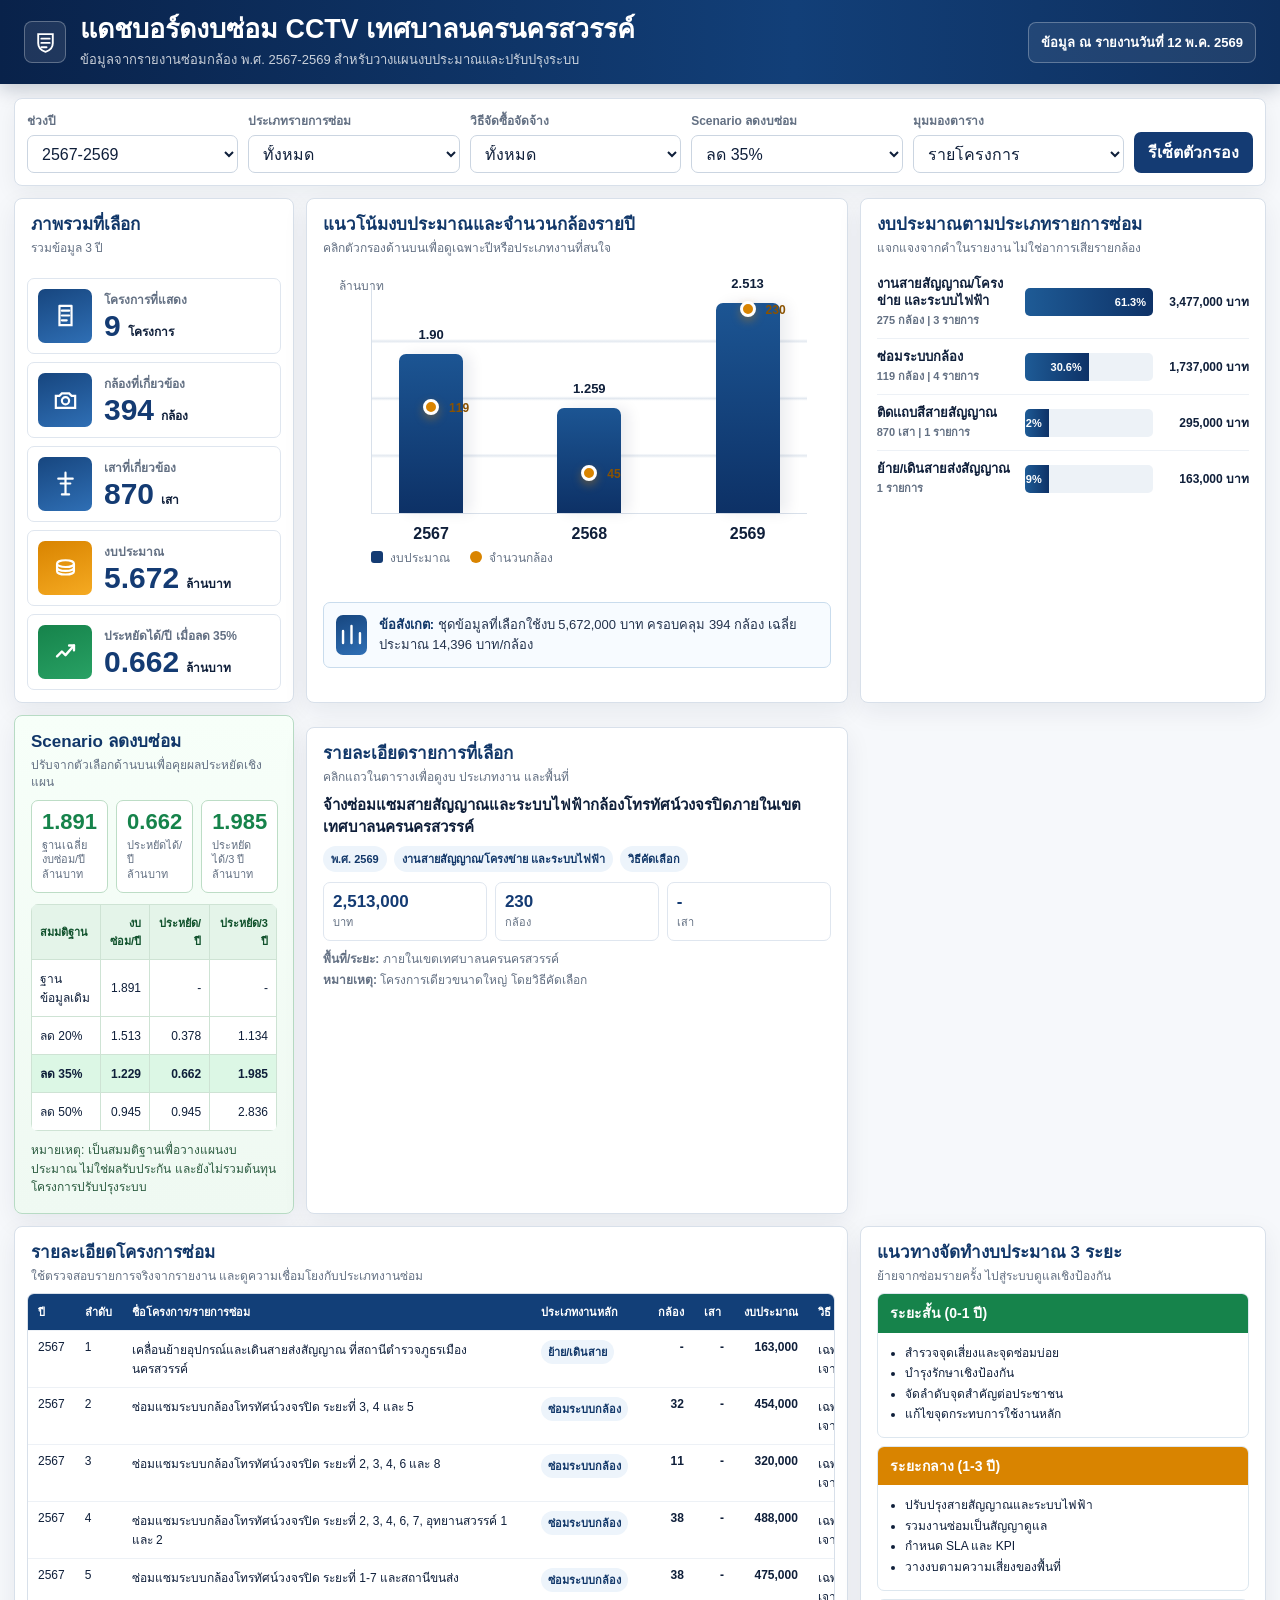
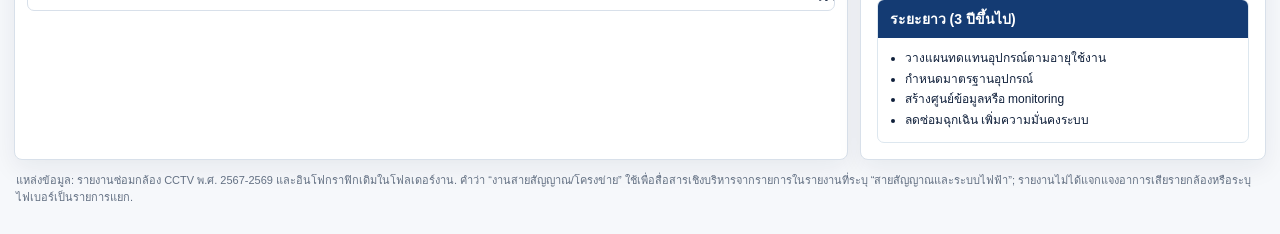
<file: Dashboard_ซ่อมกล้อง_CCTV_2567-2569.html>
<!DOCTYPE html>
<html lang="th">
<head>
<meta charset="UTF-8">
<meta name="viewport" content="width=device-width, initial-scale=1.0">
<title>Dashboard งบซ่อม CCTV เทศบาลนครนครสวรรค์ พ.ศ. 2567-2569</title>
<style>
  :root {
    --ink: #0f1f3a;
    --navy: #143b73;
    --navy-2: #1f5c99;
    --sky: #e9f2fb;
    --line: #d8e0ea;
    --muted: #637083;
    --paper: #f6f8fb;
    --white: #ffffff;
    --amber: #d98400;
    --amber-soft: #fff4df;
    --green: #16834b;
    --green-soft: #e9f7ef;
    --red: #b42318;
    --shadow: 0 14px 36px rgba(15, 31, 58, 0.10);
    --radius: 8px;
  }

  * { box-sizing: border-box; }

  html {
    overflow-x: hidden;
  }

  body {
    margin: 0;
    font-family: "Segoe UI", "Noto Sans Thai", Tahoma, sans-serif;
    color: var(--ink);
    background: var(--paper);
    overflow-x: hidden;
  }

  button, select, input {
    font: inherit;
  }

  .app-shell {
    min-height: 100vh;
  }

  .topbar {
    display: flex;
    align-items: center;
    justify-content: space-between;
    gap: 18px;
    padding: 14px 24px;
    color: #fff;
    background: linear-gradient(90deg, #09224a 0%, #123f78 62%, #0e2f5e 100%);
    box-shadow: 0 5px 18px rgba(8, 24, 52, 0.22);
  }

  .brand {
    display: flex;
    align-items: center;
    gap: 14px;
    min-width: 0;
  }

  .mark {
    display: grid;
    place-items: center;
    width: 42px;
    height: 42px;
    border: 1px solid rgba(255, 255, 255, 0.28);
    border-radius: 8px;
    background: rgba(255, 255, 255, 0.09);
  }

  .mark svg {
    width: 25px;
    height: 25px;
  }

  .title-wrap {
    min-width: 0;
  }

  .title-wrap h1 {
    margin: 0;
    font-size: clamp(20px, 2.1vw, 30px);
    line-height: 1.16;
    font-weight: 800;
  }

  .title-wrap p {
    margin: 4px 0 0;
    color: rgba(255, 255, 255, 0.78);
    font-size: 13px;
  }

  .date-chip {
    display: flex;
    align-items: center;
    gap: 8px;
    white-space: nowrap;
    padding: 9px 12px;
    border: 1px solid rgba(255, 255, 255, 0.28);
    border-radius: 8px;
    background: rgba(255, 255, 255, 0.08);
    font-size: 13px;
    font-weight: 650;
  }

  .dashboard {
    width: min(1540px, calc(100% - 28px));
    margin: 14px auto 28px;
  }

  .toolbar {
    display: grid;
    grid-template-columns: repeat(5, minmax(140px, 1fr)) auto;
    gap: 10px;
    align-items: end;
    padding: 12px;
    border: 1px solid var(--line);
    border-radius: var(--radius);
    background: var(--white);
    box-shadow: 0 7px 22px rgba(15, 31, 58, 0.06);
  }

  .field label {
    display: block;
    margin: 0 0 5px;
    color: var(--muted);
    font-size: 12px;
    font-weight: 650;
  }

  .field select {
    width: 100%;
    min-height: 38px;
    padding: 8px 34px 8px 10px;
    border: 1px solid #cbd5e1;
    border-radius: 7px;
    background: #fff;
    color: var(--ink);
  }

  .reset-btn {
    display: inline-flex;
    align-items: center;
    justify-content: center;
    gap: 8px;
    min-height: 38px;
    padding: 8px 14px;
    border: none;
    border-radius: 7px;
    color: #fff;
    background: var(--navy);
    cursor: pointer;
    font-weight: 700;
  }

  .reset-btn:hover { background: #0f2f5d; }

  .grid {
    display: grid;
    grid-template-columns: 280px minmax(0, 1.2fr) minmax(360px, 0.9fr);
    gap: 12px;
    margin-top: 12px;
  }

  .panel {
    min-width: 0;
    border: 1px solid var(--line);
    border-radius: var(--radius);
    background: var(--white);
    box-shadow: 0 8px 26px rgba(15, 31, 58, 0.07);
  }

  .panel-head {
    display: flex;
    align-items: flex-start;
    justify-content: space-between;
    gap: 14px;
    padding: 15px 16px 8px;
  }

  .panel-title {
    margin: 0;
    font-size: 17px;
    line-height: 1.3;
    font-weight: 800;
    color: #113769;
  }

  .panel-note {
    margin: 4px 0 0;
    color: var(--muted);
    font-size: 12px;
    line-height: 1.45;
  }

  .summary-stack {
    display: grid;
    gap: 8px;
    padding: 12px;
  }

  .kpi-card {
    display: grid;
    grid-template-columns: 54px 1fr;
    gap: 12px;
    align-items: center;
    min-height: 74px;
    padding: 10px;
    border: 1px solid #dfe6ef;
    border-radius: 7px;
    background: #fff;
  }

  .kpi-icon {
    display: grid;
    place-items: center;
    width: 54px;
    height: 54px;
    border-radius: 7px;
    color: #fff;
    background: linear-gradient(160deg, #17467f, #2f6fb5);
  }

  .kpi-card.savings .kpi-icon {
    background: linear-gradient(160deg, #16834b, #28a164);
  }

  .kpi-card.budget .kpi-icon {
    background: linear-gradient(160deg, #d98400, #f5aa22);
  }

  .kpi-icon svg {
    width: 29px;
    height: 29px;
  }

  .kpi-label {
    color: var(--muted);
    font-size: 12px;
    font-weight: 650;
  }

  .kpi-value {
    display: flex;
    align-items: baseline;
    gap: 7px;
    margin-top: 2px;
    font-size: 30px;
    line-height: 1;
    font-weight: 850;
    color: var(--navy);
  }

  .kpi-unit {
    color: var(--ink);
    font-size: 12px;
    font-weight: 650;
  }

  .sub-grid {
    display: grid;
    grid-template-columns: 1.35fr 1fr;
    gap: 12px;
  }

  .chart-wrap {
    min-width: 0;
    padding: 0 16px 16px;
  }

  .annual-chart {
    position: relative;
    height: 326px;
    padding: 18px 24px 34px 48px;
  }

  .axis-label {
    position: absolute;
    top: 10px;
    left: 16px;
    color: var(--muted);
    font-size: 12px;
  }

  .bars {
    display: grid;
    grid-template-columns: repeat(3, 1fr);
    align-items: end;
    gap: 40px;
    height: 230px;
    border-left: 1px solid var(--line);
    border-bottom: 1px solid var(--line);
    background:
      linear-gradient(to top, transparent 0, transparent 24%, rgba(216,224,234,.7) 25%, transparent 26%),
      linear-gradient(to top, transparent 0, transparent 49%, rgba(216,224,234,.7) 50%, transparent 51%),
      linear-gradient(to top, transparent 0, transparent 74%, rgba(216,224,234,.7) 75%, transparent 76%);
  }

  .year-col {
    position: relative;
    display: flex;
    justify-content: center;
    align-items: end;
    height: 100%;
  }

  .budget-bar {
    width: min(78px, 54%);
    border-radius: 7px 7px 0 0;
    background: linear-gradient(180deg, #1c5593, #0d3166);
    box-shadow: 8px 0 14px rgba(15, 31, 58, 0.08);
  }

  .bar-val {
    position: absolute;
    bottom: calc(var(--h) + 12px);
    left: 50%;
    transform: translateX(-50%);
    font-size: 13px;
    font-weight: 800;
    color: var(--ink);
  }

  .camera-dot {
    position: absolute;
    left: 50%;
    bottom: var(--dot);
    width: 16px;
    height: 16px;
    transform: translate(-50%, 8px);
    border-radius: 50%;
    background: var(--amber);
    border: 3px solid #fff;
    box-shadow: 0 4px 10px rgba(217, 132, 0, 0.4);
  }

  .camera-val {
    position: absolute;
    left: calc(50% + 18px);
    bottom: var(--dot);
    transform: translateY(8px);
    color: #8a5200;
    font-size: 12px;
    font-weight: 800;
  }

  .year-label {
    position: absolute;
    bottom: -30px;
    width: 100%;
    text-align: center;
    font-weight: 800;
  }

  .legend {
    display: flex;
    gap: 20px;
    margin-top: 34px;
    color: var(--muted);
    font-size: 12px;
  }

  .legend span {
    display: inline-flex;
    align-items: center;
    gap: 7px;
  }

  .legend i {
    width: 12px;
    height: 12px;
    border-radius: 3px;
    background: var(--navy);
  }

  .legend i.line { border-radius: 50%; background: var(--amber); }

  .insight-box {
    display: flex;
    gap: 12px;
    align-items: flex-start;
    margin-top: 10px;
    padding: 12px;
    border: 1px solid #c9dced;
    border-radius: 7px;
    background: #f7fbff;
  }

  .insight-box strong {
    color: #113769;
  }

  .insight-box p {
    margin: 0;
    color: #23324c;
    font-size: 13px;
    line-height: 1.55;
  }

  .ranked {
    padding: 0 16px 16px;
  }

  .rank-row {
    display: grid;
    grid-template-columns: minmax(138px, 1fr) minmax(120px, 1.35fr) 86px;
    gap: 10px;
    align-items: center;
    padding: 9px 0;
    border-bottom: 1px solid #edf1f6;
  }

  .rank-row:last-child { border-bottom: none; }

  .rank-name {
    font-size: 13px;
    font-weight: 750;
    line-height: 1.32;
  }

  .rank-meta {
    margin-top: 2px;
    color: var(--muted);
    font-size: 11px;
    font-weight: 600;
  }

  .track {
    height: 28px;
    border-radius: 5px;
    background: #edf2f7;
    overflow: hidden;
  }

  .fill {
    display: flex;
    align-items: center;
    justify-content: flex-end;
    min-width: 24px;
    height: 100%;
    padding-right: 7px;
    color: #fff;
    background: linear-gradient(90deg, #1e5b96, #0e3267);
    font-size: 11px;
    font-weight: 800;
  }

  .rank-money {
    text-align: right;
    font-size: 12px;
    font-weight: 800;
  }

  .scenario-panel {
    background: linear-gradient(180deg, #f7fff9, #eff9f2);
    border-color: #b7dbc4;
  }

  .scenario-content {
    padding: 0 16px 16px;
  }

  .scenario-summary {
    display: grid;
    grid-template-columns: repeat(3, 1fr);
    gap: 8px;
    margin-bottom: 11px;
  }

  .scenario-stat {
    padding: 10px;
    border: 1px solid #bdddc6;
    border-radius: 7px;
    background: #fff;
  }

  .scenario-stat .num {
    color: var(--green);
    font-size: 22px;
    line-height: 1;
    font-weight: 850;
  }

  .scenario-stat .label {
    margin-top: 5px;
    color: var(--muted);
    font-size: 11px;
    line-height: 1.35;
  }

  .scenario-table {
    width: 100%;
    border-collapse: collapse;
    overflow: hidden;
    border-radius: 7px;
    background: #fff;
    font-size: 12px;
  }

  .scenario-table th,
  .scenario-table td {
    padding: 9px 8px;
    border: 1px solid #cee3d4;
    text-align: right;
  }

  .scenario-table th:first-child,
  .scenario-table td:first-child {
    text-align: left;
  }

  .scenario-table th {
    color: #10512c;
    background: #e4f4e9;
    font-size: 11px;
  }

  .scenario-table tr.active td {
    background: #dcf7e5;
    font-weight: 800;
  }

  .assumption {
    margin: 10px 0 0;
    color: #2c5c40;
    font-size: 12px;
    line-height: 1.55;
  }

  .detail-panel {
    margin-top: 12px;
  }

  .detail-body {
    padding: 0 16px 16px;
  }

  .detail-title {
    margin: 0 0 8px;
    font-size: 15px;
    line-height: 1.45;
  }

  .detail-tags {
    display: flex;
    flex-wrap: wrap;
    gap: 7px;
    margin-bottom: 10px;
  }

  .tag {
    padding: 4px 8px;
    border-radius: 999px;
    background: #edf4fb;
    color: #113769;
    font-size: 11px;
    font-weight: 750;
  }

  .detail-grid {
    display: grid;
    grid-template-columns: repeat(3, 1fr);
    gap: 8px;
  }

  .mini {
    padding: 9px;
    border: 1px solid #dfe6ef;
    border-radius: 7px;
    background: #fff;
  }

  .mini b {
    display: block;
    font-size: 17px;
    color: var(--navy);
  }

  .mini span {
    color: var(--muted);
    font-size: 11px;
  }

  .table-panel {
    grid-column: 1 / span 2;
  }

  .roadmap-panel {
    grid-column: 3;
  }

  .table-wrap {
    width: calc(100% - 24px);
    max-width: calc(100% - 24px);
    max-height: 318px;
    overflow: auto;
    margin: 0 12px 12px;
    border: 1px solid var(--line);
    border-radius: 7px;
  }

  table.report-table {
    width: 100%;
    min-width: 860px;
    border-collapse: collapse;
    font-size: 12px;
  }

  .report-table th,
  .report-table td {
    padding: 9px 10px;
    border-bottom: 1px solid #edf1f6;
    text-align: left;
    vertical-align: top;
  }

  .report-table th {
    position: sticky;
    top: 0;
    z-index: 1;
    color: #fff;
    background: #123f78;
    font-size: 11px;
    white-space: nowrap;
  }

  .report-table td.num {
    text-align: right;
    white-space: nowrap;
    font-weight: 750;
  }

  .report-table tbody tr {
    cursor: pointer;
  }

  .report-table tbody tr:hover,
  .report-table tbody tr.selected {
    background: #f1f7fd;
  }

  .category-pill {
    display: inline-block;
    max-width: 220px;
    padding: 3px 7px;
    border-radius: 999px;
    background: #edf4fb;
    color: #113769;
    font-size: 11px;
    font-weight: 750;
    white-space: normal;
  }

  .roadmap {
    display: grid;
    grid-template-columns: 1fr;
    gap: 8px;
    padding: 0 16px 16px;
  }

  .horizon {
    border: 1px solid #dde7ef;
    border-radius: 7px;
    overflow: hidden;
    background: #fff;
  }

  .horizon h3 {
    margin: 0;
    padding: 10px 12px;
    color: #fff;
    font-size: 14px;
    line-height: 1.3;
  }

  .horizon.short h3 { background: var(--green); }
  .horizon.mid h3 { background: var(--amber); }
  .horizon.long h3 { background: var(--navy); }

  .horizon ul {
    margin: 0;
    padding: 10px 12px 12px 27px;
    font-size: 12px;
    line-height: 1.72;
  }

  .footer-note {
    margin: 12px 2px 0;
    color: var(--muted);
    font-size: 11px;
    line-height: 1.55;
  }

  .empty {
    padding: 24px;
    color: var(--muted);
    text-align: center;
  }

  @media (max-width: 1180px) {
    .toolbar {
      grid-template-columns: repeat(3, minmax(150px, 1fr));
    }
    .grid {
      grid-template-columns: 1fr;
    }
    .table-panel,
    .roadmap-panel {
      grid-column: auto;
    }
    .sub-grid {
      grid-template-columns: 1fr;
    }
    .summary-stack {
      grid-template-columns: repeat(2, minmax(180px, 1fr));
    }
  }

  @media (max-width: 760px) {
    .topbar {
      align-items: flex-start;
      flex-direction: column;
      padding: 14px;
    }
    .dashboard {
      width: min(100% - 16px, 1540px);
      margin-top: 8px;
    }
    .toolbar {
      grid-template-columns: 1fr;
    }
    .summary-stack,
    .scenario-summary,
    .detail-grid {
      grid-template-columns: 1fr;
    }
    .annual-chart {
      height: 290px;
      padding-left: 30px;
    }
    .bars {
      gap: 12px;
    }
    .rank-row {
      grid-template-columns: 1fr;
      gap: 5px;
    }
    .rank-money {
      text-align: left;
    }
  }

  @media print {
    body { background: #fff; }
    .toolbar { display: none; }
    .dashboard { width: 100%; margin: 0; }
    .panel, .toolbar { box-shadow: none; }
    .grid { grid-template-columns: 1fr; }
    .table-panel, .roadmap-panel { grid-column: auto; }
    .table-wrap { max-height: none; overflow: visible; }
  }
</style>
</head>
<body>
<div class="app-shell">
  <header class="topbar">
    <div class="brand">
      <div class="mark" aria-hidden="true">
        <svg viewBox="0 0 24 24" fill="none">
          <path d="M5 4h14v8.8c0 4.2-2.7 6.9-7 8.2-4.3-1.3-7-4-7-8.2V4Z" stroke="currentColor" stroke-width="1.8"/>
          <path d="M8 12.4h8M8 8.3h8M8 16.5h5" stroke="currentColor" stroke-width="1.8" stroke-linecap="round"/>
        </svg>
      </div>
      <div class="title-wrap">
        <h1>แดชบอร์ดงบซ่อม CCTV เทศบาลนครนครสวรรค์</h1>
        <p>ข้อมูลจากรายงานซ่อมกล้อง พ.ศ. 2567-2569 สำหรับวางแผนงบประมาณและปรับปรุงระบบ</p>
      </div>
    </div>
    <div class="date-chip">
      <span>ข้อมูล ณ รายงานวันที่ 12 พ.ค. 2569</span>
    </div>
  </header>

  <main class="dashboard">
    <section class="toolbar" aria-label="ตัวกรองรายงาน">
      <div class="field">
        <label for="yearFilter">ช่วงปี</label>
        <select id="yearFilter">
          <option value="all">2567-2569</option>
          <option value="2567">พ.ศ. 2567</option>
          <option value="2568">พ.ศ. 2568</option>
          <option value="2569">พ.ศ. 2569</option>
        </select>
      </div>
      <div class="field">
        <label for="categoryFilter">ประเภทรายการซ่อม</label>
        <select id="categoryFilter">
          <option value="all">ทั้งหมด</option>
        </select>
      </div>
      <div class="field">
        <label for="methodFilter">วิธีจัดซื้อจัดจ้าง</label>
        <select id="methodFilter">
          <option value="all">ทั้งหมด</option>
          <option value="เฉพาะเจาะจง">เฉพาะเจาะจง</option>
          <option value="คัดเลือก">คัดเลือก</option>
        </select>
      </div>
      <div class="field">
        <label for="scenarioSelect">Scenario ลดงบซ่อม</label>
        <select id="scenarioSelect">
          <option value="0">ฐานข้อมูลเดิม</option>
          <option value="20">ลด 20%</option>
          <option value="35" selected>ลด 35%</option>
          <option value="50">ลด 50%</option>
        </select>
      </div>
      <div class="field">
        <label for="viewMode">มุมมองตาราง</label>
        <select id="viewMode">
          <option value="project">รายโครงการ</option>
          <option value="category">สรุปตามประเภท</option>
        </select>
      </div>
      <button class="reset-btn" id="resetBtn" type="button">
        รีเซ็ตตัวกรอง
      </button>
    </section>

    <section class="grid">
      <aside class="panel">
        <div class="panel-head">
          <div>
            <h2 class="panel-title">ภาพรวมที่เลือก</h2>
            <p class="panel-note" id="filterCaption">รวมข้อมูล 3 ปี</p>
          </div>
        </div>
        <div class="summary-stack" id="kpiStack"></div>
      </aside>

      <section class="panel">
        <div class="panel-head">
          <div>
            <h2 class="panel-title">แนวโน้มงบประมาณและจำนวนกล้องรายปี</h2>
            <p class="panel-note">คลิกตัวกรองด้านบนเพื่อดูเฉพาะปีหรือประเภทงานที่สนใจ</p>
          </div>
        </div>
        <div class="chart-wrap">
          <div class="annual-chart">
            <div class="axis-label">ล้านบาท</div>
            <div class="bars" id="annualBars"></div>
            <div class="legend">
              <span><i></i>งบประมาณ</span>
              <span><i class="line"></i>จำนวนกล้อง</span>
            </div>
          </div>
          <div class="insight-box">
            <div class="kpi-icon" style="width:40px;height:40px;border-radius:7px;">
              <svg viewBox="0 0 24 24" fill="none">
                <path d="M5 19V9M12 19V5M19 19v-8" stroke="currentColor" stroke-width="2" stroke-linecap="round"/>
              </svg>
            </div>
            <p id="trendInsight"><strong>ข้อสังเกต:</strong> ปี 2569 เป็นโครงการเดียวขนาดใหญ่ ครอบคลุม 230 กล้อง ด้วยงบ 2.513 ล้านบาท</p>
          </div>
        </div>
      </section>

      <section class="panel">
        <div class="panel-head">
          <div>
            <h2 class="panel-title">งบประมาณตามประเภทรายการซ่อม</h2>
            <p class="panel-note">แจกแจงจากคำในรายงาน ไม่ใช่อาการเสียรายกล้อง</p>
          </div>
        </div>
        <div class="ranked" id="categoryBars"></div>
      </section>

      <section class="panel scenario-panel">
        <div class="panel-head">
          <div>
            <h2 class="panel-title">Scenario ลดงบซ่อม</h2>
            <p class="panel-note">ปรับจากตัวเลือกด้านบนเพื่อคุยผลประหยัดเชิงแผน</p>
          </div>
        </div>
        <div class="scenario-content">
          <div class="scenario-summary">
            <div class="scenario-stat">
              <div class="num" id="baseAnnual">1.891</div>
              <div class="label">ฐานเฉลี่ยงบซ่อม/ปี<br>ล้านบาท</div>
            </div>
            <div class="scenario-stat">
              <div class="num" id="savingAnnual">0.662</div>
              <div class="label">ประหยัดได้/ปี<br>ล้านบาท</div>
            </div>
            <div class="scenario-stat">
              <div class="num" id="savingThreeYears">1.986</div>
              <div class="label">ประหยัดได้/3 ปี<br>ล้านบาท</div>
            </div>
          </div>
          <table class="scenario-table" aria-label="ตารางสมมติฐานลดงบซ่อม">
            <thead>
              <tr>
                <th>สมมติฐาน</th>
                <th>งบซ่อม/ปี</th>
                <th>ประหยัด/ปี</th>
                <th>ประหยัด/3 ปี</th>
              </tr>
            </thead>
            <tbody id="scenarioRows"></tbody>
          </table>
          <p class="assumption">หมายเหตุ: เป็นสมมติฐานเพื่อวางแผนงบประมาณ ไม่ใช่ผลรับประกัน และยังไม่รวมต้นทุนโครงการปรับปรุงระบบ</p>
        </div>
      </section>

      <section class="panel detail-panel">
        <div class="panel-head">
          <div>
            <h2 class="panel-title">รายละเอียดรายการที่เลือก</h2>
            <p class="panel-note">คลิกแถวในตารางเพื่อดูงบ ประเภทงาน และพื้นที่</p>
          </div>
        </div>
        <div class="detail-body" id="detailBody"></div>
      </section>

      <section class="panel table-panel">
        <div class="panel-head">
          <div>
            <h2 class="panel-title">รายละเอียดโครงการซ่อม</h2>
            <p class="panel-note">ใช้ตรวจสอบรายการจริงจากรายงาน และดูความเชื่อมโยงกับประเภทงานซ่อม</p>
          </div>
        </div>
        <div class="table-wrap" id="tableWrap"></div>
      </section>

      <section class="panel roadmap-panel">
        <div class="panel-head">
          <div>
            <h2 class="panel-title">แนวทางจัดทำงบประมาณ 3 ระยะ</h2>
            <p class="panel-note">ย้ายจากซ่อมรายครั้ง ไปสู่ระบบดูแลเชิงป้องกัน</p>
          </div>
        </div>
        <div class="roadmap">
          <article class="horizon short">
            <h3>ระยะสั้น (0-1 ปี)</h3>
            <ul>
              <li>สำรวจจุดเสี่ยงและจุดซ่อมบ่อย</li>
              <li>บำรุงรักษาเชิงป้องกัน</li>
              <li>จัดลำดับจุดสำคัญต่อประชาชน</li>
              <li>แก้ไขจุดกระทบการใช้งานหลัก</li>
            </ul>
          </article>
          <article class="horizon mid">
            <h3>ระยะกลาง (1-3 ปี)</h3>
            <ul>
              <li>ปรับปรุงสายสัญญาณและระบบไฟฟ้า</li>
              <li>รวมงานซ่อมเป็นสัญญาดูแล</li>
              <li>กำหนด SLA และ KPI</li>
              <li>วางงบตามความเสี่ยงของพื้นที่</li>
            </ul>
          </article>
          <article class="horizon long">
            <h3>ระยะยาว (3 ปีขึ้นไป)</h3>
            <ul>
              <li>วางแผนทดแทนอุปกรณ์ตามอายุใช้งาน</li>
              <li>กำหนดมาตรฐานอุปกรณ์</li>
              <li>สร้างศูนย์ข้อมูลหรือ monitoring</li>
              <li>ลดซ่อมฉุกเฉิน เพิ่มความมั่นคงระบบ</li>
            </ul>
          </article>
        </div>
      </section>
    </section>

    <p class="footer-note">
      แหล่งข้อมูล: รายงานซ่อมกล้อง CCTV พ.ศ. 2567-2569 และอินโฟกราฟิกเดิมในโฟลเดอร์งาน. คำว่า “งานสายสัญญาณ/โครงข่าย” ใช้เพื่อสื่อสารเชิงบริหารจากรายการในรายงานที่ระบุ “สายสัญญาณและระบบไฟฟ้า”; รายงานไม่ได้แจกแจงอาการเสียรายกล้องหรือระบุไฟเบอร์เป็นรายการแยก.
    </p>
  </main>
</div>

<script>
const projects = [
  {
    id: 1,
    year: 2567,
    order: 1,
    title: "เคลื่อนย้ายอุปกรณ์และเดินสายส่งสัญญาณ ที่สถานีตำรวจภูธรเมืองนครสวรรค์",
    category: "ย้าย/เดินสายส่งสัญญาณ",
    categoryShort: "ย้าย/เดินสาย",
    cameras: 0,
    poles: 0,
    budget: 163000,
    method: "เฉพาะเจาะจง",
    areas: "สภ.เมืองนครสวรรค์",
    note: "ไม่มีจำนวนกล้องในรายงาน"
  },
  {
    id: 2,
    year: 2567,
    order: 2,
    title: "ซ่อมแซมระบบกล้องโทรทัศน์วงจรปิด ระยะที่ 3, 4 และ 5",
    category: "ซ่อมระบบกล้อง",
    categoryShort: "ซ่อมระบบกล้อง",
    cameras: 32,
    poles: 0,
    budget: 454000,
    method: "เฉพาะเจาะจง",
    areas: "ระยะที่ 3, 4, 5",
    note: "ซ่อมระบบกล้องตามรายงาน"
  },
  {
    id: 3,
    year: 2567,
    order: 3,
    title: "ซ่อมแซมระบบกล้องโทรทัศน์วงจรปิด ระยะที่ 2, 3, 4, 6 และ 8",
    category: "ซ่อมระบบกล้อง",
    categoryShort: "ซ่อมระบบกล้อง",
    cameras: 11,
    poles: 0,
    budget: 320000,
    method: "เฉพาะเจาะจง",
    areas: "ระยะที่ 2, 3, 4, 6, 8",
    note: "ซ่อมระบบกล้องตามรายงาน"
  },
  {
    id: 4,
    year: 2567,
    order: 4,
    title: "ซ่อมแซมระบบกล้องโทรทัศน์วงจรปิด ระยะที่ 2, 3, 4, 6, 7, อุทยานสวรรค์ 1 และ 2",
    category: "ซ่อมระบบกล้อง",
    categoryShort: "ซ่อมระบบกล้อง",
    cameras: 38,
    poles: 0,
    budget: 488000,
    method: "เฉพาะเจาะจง",
    areas: "ระยะที่ 2, 3, 4, 6, 7, อุทยานสวรรค์ 1 และ 2",
    note: "ซ่อมระบบกล้องตามรายงาน"
  },
  {
    id: 5,
    year: 2567,
    order: 5,
    title: "ซ่อมแซมระบบกล้องโทรทัศน์วงจรปิด ระยะที่ 1-7 และสถานีขนส่ง",
    category: "ซ่อมระบบกล้อง",
    categoryShort: "ซ่อมระบบกล้อง",
    cameras: 38,
    poles: 0,
    budget: 475000,
    method: "เฉพาะเจาะจง",
    areas: "ระยะที่ 1-7, สถานีขนส่ง",
    note: "ซ่อมระบบกล้องตามรายงาน"
  },
  {
    id: 6,
    year: 2568,
    order: 1,
    title: "จ้างซ่อมแซมสายสัญญาณและระบบไฟฟ้ากล้องโทรทัศน์วงจรปิด ระยะที่ 1, 2, 3, 4, 6 และ 7",
    category: "งานสายสัญญาณ/โครงข่าย และระบบไฟฟ้า",
    categoryShort: "สายสัญญาณ/ไฟฟ้า",
    cameras: 20,
    poles: 0,
    budget: 483000,
    method: "เฉพาะเจาะจง",
    areas: "ระยะที่ 1, 2, 3, 4, 6, 7",
    note: "ในรายงานใช้คำว่า สายสัญญาณและระบบไฟฟ้า"
  },
  {
    id: 7,
    year: 2568,
    order: 2,
    title: "จ้างติดแถบสีสายสัญญาณเครือข่ายเทศบาลนครนครสวรรค์",
    category: "ติดแถบสีสายสัญญาณ",
    categoryShort: "ติดแถบสี",
    cameras: 0,
    poles: 870,
    budget: 295000,
    method: "เฉพาะเจาะจง",
    areas: "เครือข่ายเทศบาล 870 เสา",
    note: "เป็นจำนวนเสา ไม่ใช่จำนวนกล้อง"
  },
  {
    id: 8,
    year: 2568,
    order: 3,
    title: "จ้างซ่อมแซมสายสัญญาณและระบบไฟฟ้ากล้องโทรทัศน์วงจรปิด ระยะที่ 3, 4, 5, 6, 8 และพื้นที่สำคัญ",
    category: "งานสายสัญญาณ/โครงข่าย และระบบไฟฟ้า",
    categoryShort: "สายสัญญาณ/ไฟฟ้า",
    cameras: 25,
    poles: 0,
    budget: 481000,
    method: "เฉพาะเจาะจง",
    areas: "ระยะที่ 3, 4, 5, 6, 8, สนามกีฬากลาง, อุทยานสวรรค์ 1 และ 2, ชุมชนชอนตะวัน, กล้องจราจร",
    note: "ในรายงานใช้คำว่า สายสัญญาณและระบบไฟฟ้า"
  },
  {
    id: 9,
    year: 2569,
    order: 1,
    title: "จ้างซ่อมแซมสายสัญญาณและระบบไฟฟ้ากล้องโทรทัศน์วงจรปิดภายในเขตเทศบาลนครนครสวรรค์",
    category: "งานสายสัญญาณ/โครงข่าย และระบบไฟฟ้า",
    categoryShort: "สายสัญญาณ/ไฟฟ้า",
    cameras: 230,
    poles: 0,
    budget: 2513000,
    method: "คัดเลือก",
    areas: "ภายในเขตเทศบาลนครนครสวรรค์",
    note: "โครงการเดียวขนาดใหญ่ โดยวิธีคัดเลือก"
  }
];

const categoryDescriptions = {
  "ซ่อมระบบกล้อง": "งานที่รายงานระบุว่าเป็นการซ่อมแซมระบบกล้อง CCTV โดยตรง",
  "งานสายสัญญาณ/โครงข่าย และระบบไฟฟ้า": "งานซ่อมสายสัญญาณ/โครงข่าย เช่น ไฟเบอร์ในเชิงสื่อสารบริหาร และระบบไฟฟ้าตามคำในรายงาน",
  "ย้าย/เดินสายส่งสัญญาณ": "งานเคลื่อนย้ายอุปกรณ์และเดินสายส่งสัญญาณ",
  "ติดแถบสีสายสัญญาณ": "งานระบุแนว/จัดระเบียบสายสัญญาณตามเสา"
};

const iconMap = {
  projects: '<svg viewBox="0 0 24 24" fill="none"><path d="M7 4h10M7 4v16h10V4M9 8h6M9 12h6M9 16h4" stroke="currentColor" stroke-width="1.8" stroke-linecap="round"/></svg>',
  camera: '<svg viewBox="0 0 24 24" fill="none"><path d="M4 9h3l2-2h6l2 2h3v10H4V9Z" stroke="currentColor" stroke-width="1.8"/><path d="M12 16a3 3 0 1 0 0-6 3 3 0 0 0 0 6Z" stroke="currentColor" stroke-width="1.8"/></svg>',
  pole: '<svg viewBox="0 0 24 24" fill="none"><path d="M12 3v18M6 8h12M8 12h8M9 21h6" stroke="currentColor" stroke-width="1.8" stroke-linecap="round"/></svg>',
  budget: '<svg viewBox="0 0 24 24" fill="none"><path d="M12 6c4 0 7 1.2 7 2.8S16 11.6 12 11.6 5 10.4 5 8.8 8 6 12 6Z" stroke="currentColor" stroke-width="1.8"/><path d="M5 9v6c0 1.6 3 2.8 7 2.8s7-1.2 7-2.8V9M5 12c0 1.6 3 2.8 7 2.8s7-1.2 7-2.8" stroke="currentColor" stroke-width="1.8"/></svg>',
  savings: '<svg viewBox="0 0 24 24" fill="none"><path d="M5 16l4-4 3 3 7-8" stroke="currentColor" stroke-width="2" stroke-linecap="round" stroke-linejoin="round"/><path d="M15 7h4v4" stroke="currentColor" stroke-width="2" stroke-linecap="round" stroke-linejoin="round"/></svg>'
};

const filters = {
  year: document.getElementById("yearFilter"),
  category: document.getElementById("categoryFilter"),
  method: document.getElementById("methodFilter"),
  scenario: document.getElementById("scenarioSelect"),
  viewMode: document.getElementById("viewMode")
};

let selectedProjectId = 9;

const formatMoney = value => value.toLocaleString("th-TH");
const formatMillion = value => (value / 1000000).toLocaleString("th-TH", { minimumFractionDigits: 3, maximumFractionDigits: 3 });
const formatShortMillion = value => (value / 1000000).toLocaleString("th-TH", { minimumFractionDigits: value >= 1000000 ? 2 : 3, maximumFractionDigits: 3 });

function uniqueCategories() {
  return [...new Set(projects.map(p => p.category))];
}

function setupOptions() {
  uniqueCategories().forEach(category => {
    const option = document.createElement("option");
    option.value = category;
    option.textContent = category;
    filters.category.appendChild(option);
  });
}

function currentData() {
  return projects.filter(project => {
    const yearOk = filters.year.value === "all" || String(project.year) === filters.year.value;
    const categoryOk = filters.category.value === "all" || project.category === filters.category.value;
    const methodOk = filters.method.value === "all" || project.method === filters.method.value;
    return yearOk && categoryOk && methodOk;
  });
}

function aggregate(list) {
  return list.reduce((acc, p) => {
    acc.projects += 1;
    acc.cameras += p.cameras;
    acc.poles += p.poles;
    acc.budget += p.budget;
    return acc;
  }, { projects: 0, cameras: 0, poles: 0, budget: 0 });
}

function aggregateBy(list, key) {
  const map = new Map();
  list.forEach(item => {
    const name = item[key];
    if (!map.has(name)) {
      map.set(name, { name, projects: 0, cameras: 0, poles: 0, budget: 0, rows: [] });
    }
    const entry = map.get(name);
    entry.projects += 1;
    entry.cameras += item.cameras;
    entry.poles += item.poles;
    entry.budget += item.budget;
    entry.rows.push(item);
  });
  return [...map.values()].sort((a, b) => b.budget - a.budget);
}

function renderKpis(list) {
  const total = aggregate(list);
  const baseAnnual = 5672000 / 3;
  const scenario = Number(filters.scenario.value);
  const annualSaving = baseAnnual * scenario / 100;
  const kpis = [
    { label: "โครงการที่แสดง", value: total.projects, unit: "โครงการ", icon: "projects" },
    { label: "กล้องที่เกี่ยวข้อง", value: total.cameras, unit: "กล้อง", icon: "camera" },
    { label: "เสาที่เกี่ยวข้อง", value: total.poles, unit: "เสา", icon: "pole" },
    { label: "งบประมาณ", value: formatShortMillion(total.budget), unit: "ล้านบาท", icon: "budget", cls: "budget" },
    { label: `ประหยัดได้/ปี เมื่อ${scenario ? "ลด " + scenario + "%" : "ยังไม่ลด"}`, value: formatMillion(annualSaving), unit: "ล้านบาท", icon: "savings", cls: "savings" }
  ];

  document.getElementById("kpiStack").innerHTML = kpis.map(kpi => `
    <article class="kpi-card ${kpi.cls || ""}">
      <div class="kpi-icon">${iconMap[kpi.icon]}</div>
      <div>
        <div class="kpi-label">${kpi.label}</div>
        <div class="kpi-value"><span>${kpi.value}</span><span class="kpi-unit">${kpi.unit}</span></div>
      </div>
    </article>
  `).join("");
}

function renderFilterCaption() {
  const parts = [];
  parts.push(filters.year.value === "all" ? "รวมข้อมูล 3 ปี" : `เฉพาะ พ.ศ. ${filters.year.value}`);
  if (filters.category.value !== "all") parts.push(filters.category.value);
  if (filters.method.value !== "all") parts.push(`วิธี${filters.method.value}`);
  document.getElementById("filterCaption").textContent = parts.join(" | ");
}

function renderAnnualChart(list) {
  const byYear = [2567, 2568, 2569].map(year => {
    const rows = list.filter(p => p.year === year);
    return { year, ...aggregate(rows) };
  });
  const maxBudget = Math.max(2513000, ...byYear.map(y => y.budget), 1);
  const maxCamera = Math.max(230, ...byYear.map(y => y.cameras), 1);
  document.getElementById("annualBars").innerHTML = byYear.map(item => {
    const h = Math.max(0, Math.round(item.budget / maxBudget * 210));
    const dot = Math.max(18, Math.round(item.cameras / maxCamera * 204));
    return `
      <div class="year-col">
        <div class="budget-bar" style="height:${h}px;--h:${h}px"></div>
        <div class="bar-val" style="--h:${h}px">${item.budget ? formatShortMillion(item.budget) : "-"}</div>
        <div class="camera-dot" style="--dot:${dot}px"></div>
        <div class="camera-val" style="--dot:${dot}px">${item.cameras || "-"}</div>
        <div class="year-label">${item.year}</div>
      </div>
    `;
  }).join("");

  const all = aggregate(list);
  const cpCamera = all.cameras ? Math.round(all.budget / all.cameras) : null;
  const insight = cpCamera
    ? `<strong>ข้อสังเกต:</strong> ชุดข้อมูลที่เลือกใช้งบ ${formatMoney(all.budget)} บาท ครอบคลุม ${all.cameras} กล้อง เฉลี่ยประมาณ ${formatMoney(cpCamera)} บาท/กล้อง`
    : `<strong>ข้อสังเกต:</strong> ชุดข้อมูลที่เลือกไม่มีจำนวนกล้องโดยตรง จึงควรอ่านเป็นงานโครงข่าย/งานสนับสนุน ไม่ใช่ต้นทุนต่อกล้อง`;
  document.getElementById("trendInsight").innerHTML = insight;
}

function renderCategoryBars(list) {
  const rows = aggregateBy(list, "category");
  const max = Math.max(...rows.map(r => r.budget), 1);
  const total = aggregate(list).budget || 1;

  if (!rows.length) {
    document.getElementById("categoryBars").innerHTML = '<div class="empty">ไม่มีข้อมูลตามตัวกรอง</div>';
    return;
  }

  document.getElementById("categoryBars").innerHTML = rows.map(row => {
    const pctWidth = Math.max(5, row.budget / max * 100);
    const share = row.budget / total * 100;
    const meta = [
      row.cameras ? `${row.cameras} กล้อง` : null,
      row.poles ? `${row.poles} เสา` : null,
      `${row.projects} รายการ`
    ].filter(Boolean).join(" | ");
    return `
      <div class="rank-row" title="${categoryDescriptions[row.name] || row.name}">
        <div>
          <div class="rank-name">${row.name}</div>
          <div class="rank-meta">${meta}</div>
        </div>
        <div class="track"><div class="fill" style="width:${pctWidth}%">${share.toFixed(1)}%</div></div>
        <div class="rank-money">${formatMoney(row.budget)} บาท</div>
      </div>
    `;
  }).join("");
}

function renderScenario() {
  const baseAnnual = 5672000 / 3;
  const selected = Number(filters.scenario.value);
  const scenarios = [0, 20, 35, 50];
  document.getElementById("baseAnnual").textContent = formatMillion(baseAnnual);
  document.getElementById("savingAnnual").textContent = formatMillion(baseAnnual * selected / 100);
  document.getElementById("savingThreeYears").textContent = formatMillion(baseAnnual * selected / 100 * 3);

  document.getElementById("scenarioRows").innerHTML = scenarios.map(pct => {
    const after = baseAnnual * (1 - pct / 100);
    const annual = baseAnnual * pct / 100;
    const threeYears = annual * 3;
    return `
      <tr class="${pct === selected ? "active" : ""}">
        <td>${pct ? "ลด " + pct + "%" : "ฐานข้อมูลเดิม"}</td>
        <td>${formatMillion(after)}</td>
        <td>${pct ? formatMillion(annual) : "-"}</td>
        <td>${pct ? formatMillion(threeYears) : "-"}</td>
      </tr>
    `;
  }).join("");
}

function renderDetail(list) {
  const selected = projects.find(p => p.id === selectedProjectId) || list[0] || projects[0];
  if (!selected) {
    document.getElementById("detailBody").innerHTML = '<div class="empty">ไม่มีข้อมูล</div>';
    return;
  }
  document.getElementById("detailBody").innerHTML = `
    <h3 class="detail-title">${selected.title}</h3>
    <div class="detail-tags">
      <span class="tag">พ.ศ. ${selected.year}</span>
      <span class="tag">${selected.category}</span>
      <span class="tag">วิธี${selected.method}</span>
    </div>
    <div class="detail-grid">
      <div class="mini"><b>${formatMoney(selected.budget)}</b><span>บาท</span></div>
      <div class="mini"><b>${selected.cameras || "-"}</b><span>กล้อง</span></div>
      <div class="mini"><b>${selected.poles || "-"}</b><span>เสา</span></div>
    </div>
    <p class="panel-note" style="margin-top:10px"><strong>พื้นที่/ระยะ:</strong> ${selected.areas}</p>
    <p class="panel-note"><strong>หมายเหตุ:</strong> ${selected.note}</p>
  `;
}

function renderProjectTable(list) {
  if (!list.length) {
    document.getElementById("tableWrap").innerHTML = '<div class="empty">ไม่มีข้อมูลตามตัวกรอง</div>';
    return;
  }
  document.getElementById("tableWrap").innerHTML = `
    <table class="report-table">
      <thead>
        <tr>
          <th>ปี</th>
          <th>ลำดับ</th>
          <th>ชื่อโครงการ/รายการซ่อม</th>
          <th>ประเภทงานหลัก</th>
          <th>กล้อง</th>
          <th>เสา</th>
          <th>งบประมาณ</th>
          <th>วิธี</th>
        </tr>
      </thead>
      <tbody>
        ${list.map(p => `
          <tr data-id="${p.id}" class="${p.id === selectedProjectId ? "selected" : ""}">
            <td>${p.year}</td>
            <td>${p.order}</td>
            <td>${p.title}</td>
            <td><span class="category-pill">${p.categoryShort}</span></td>
            <td class="num">${p.cameras || "-"}</td>
            <td class="num">${p.poles || "-"}</td>
            <td class="num">${formatMoney(p.budget)}</td>
            <td>${p.method}</td>
          </tr>
        `).join("")}
      </tbody>
    </table>
  `;
  document.querySelectorAll(".report-table tbody tr").forEach(row => {
    row.addEventListener("click", () => {
      selectedProjectId = Number(row.dataset.id);
      renderAll();
    });
  });
}

function renderCategoryTable(list) {
  const rows = aggregateBy(list, "category");
  if (!rows.length) {
    document.getElementById("tableWrap").innerHTML = '<div class="empty">ไม่มีข้อมูลตามตัวกรอง</div>';
    return;
  }
  document.getElementById("tableWrap").innerHTML = `
    <table class="report-table">
      <thead>
        <tr>
          <th>ประเภทงาน</th>
          <th>ความหมายใน dashboard</th>
          <th>จำนวนรายการ</th>
          <th>กล้อง</th>
          <th>เสา</th>
          <th>งบประมาณ</th>
          <th>สัดส่วน</th>
        </tr>
      </thead>
      <tbody>
        ${rows.map(row => {
          const total = aggregate(list).budget || 1;
          return `
            <tr>
              <td><span class="category-pill">${row.name}</span></td>
              <td>${categoryDescriptions[row.name] || "-"}</td>
              <td class="num">${row.projects}</td>
              <td class="num">${row.cameras || "-"}</td>
              <td class="num">${row.poles || "-"}</td>
              <td class="num">${formatMoney(row.budget)}</td>
              <td class="num">${(row.budget / total * 100).toFixed(1)}%</td>
            </tr>
          `;
        }).join("")}
      </tbody>
    </table>
  `;
}

function renderTable(list) {
  if (filters.viewMode.value === "category") {
    renderCategoryTable(list);
  } else {
    renderProjectTable(list);
  }
}

function renderAll() {
  const list = currentData();
  if (!list.some(p => p.id === selectedProjectId) && list.length) {
    selectedProjectId = list[0].id;
  }
  renderFilterCaption();
  renderKpis(list);
  renderAnnualChart(list);
  renderCategoryBars(list);
  renderScenario();
  renderDetail(list);
  renderTable(list);
}

setupOptions();
Object.values(filters).forEach(control => control.addEventListener("change", renderAll));
document.getElementById("resetBtn").addEventListener("click", () => {
  filters.year.value = "all";
  filters.category.value = "all";
  filters.method.value = "all";
  filters.scenario.value = "35";
  filters.viewMode.value = "project";
  selectedProjectId = 9;
  renderAll();
});
renderAll();
</script>
</body>
</html>
</file>
